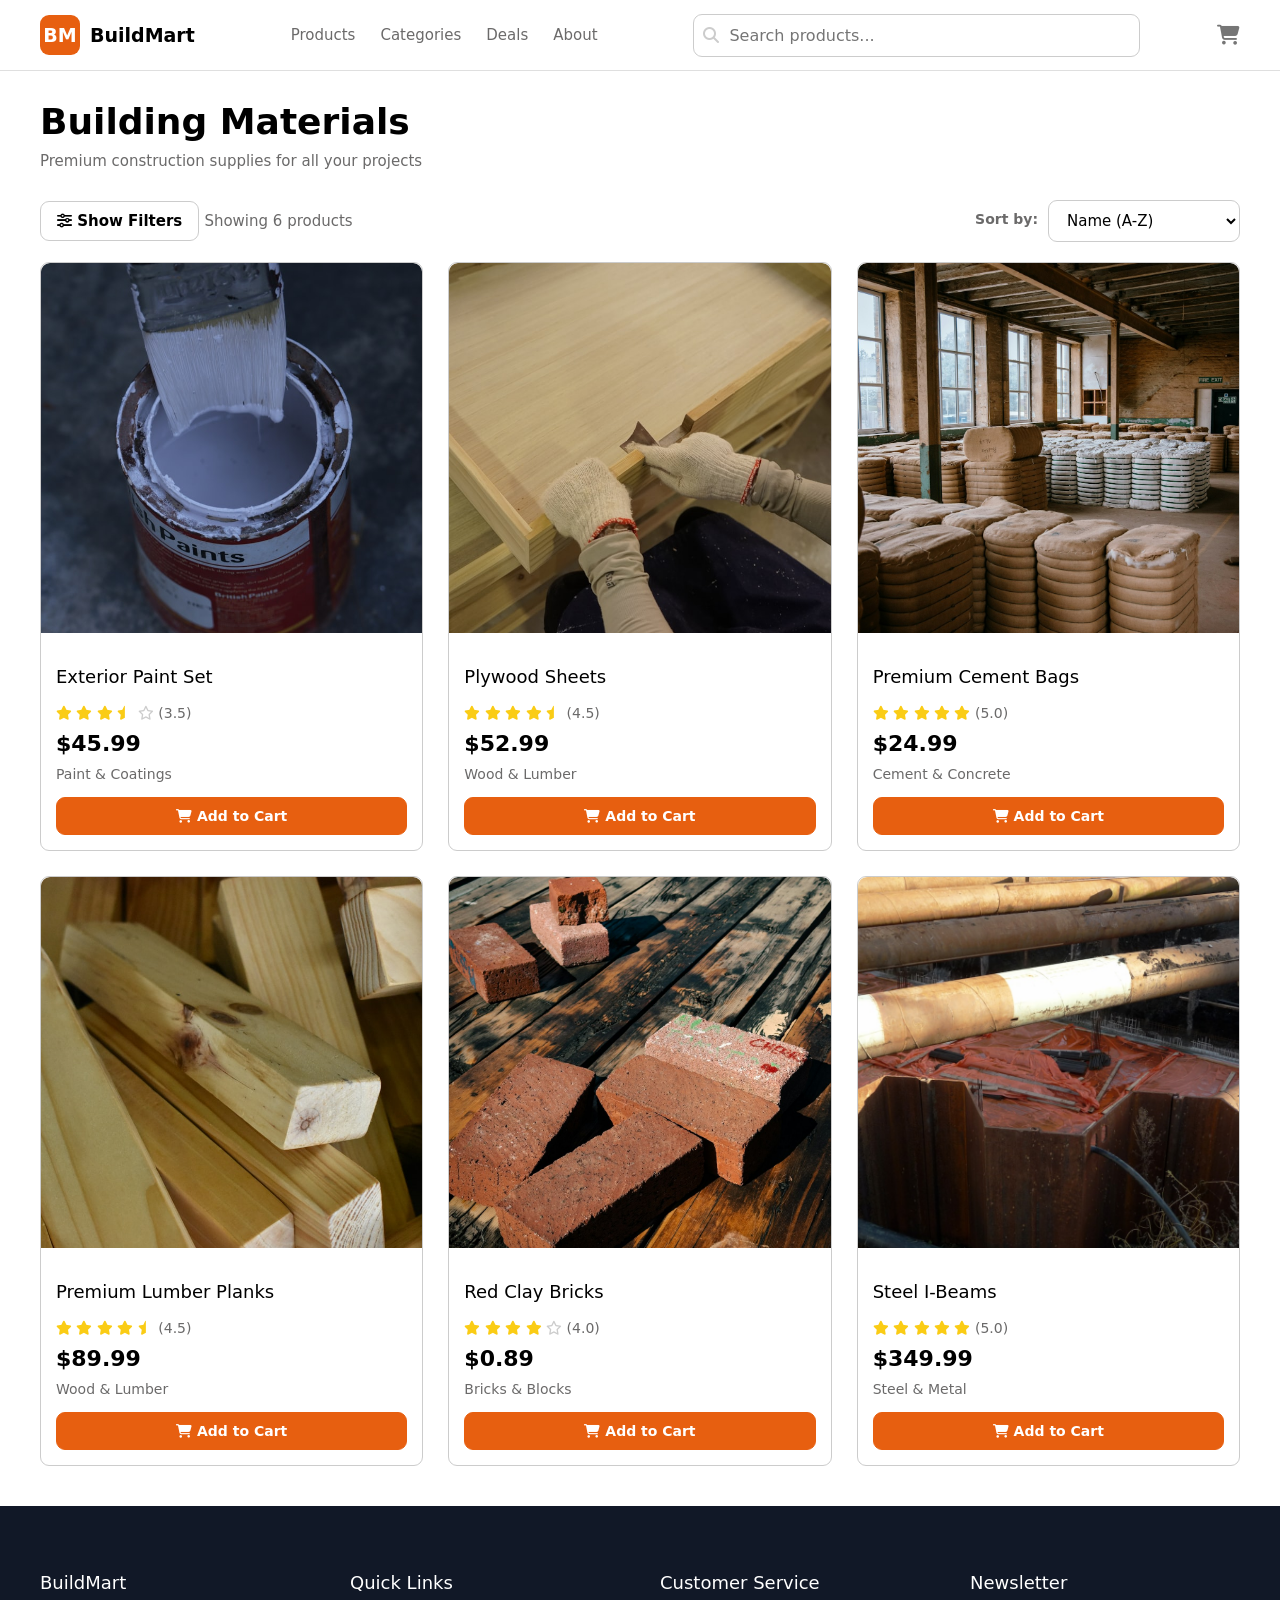
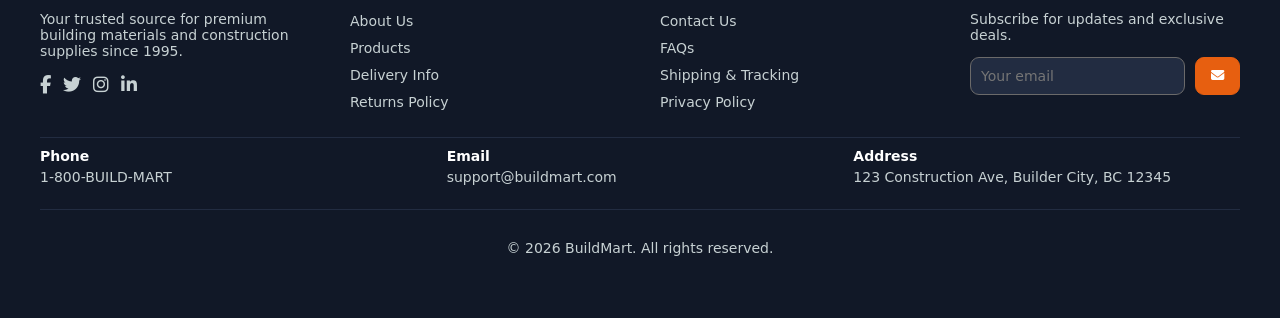
<file: index.html>
<!DOCTYPE html>
<html lang="en">
<head>
    <meta charset="UTF-8">
    <meta name="viewport" content="width=device-width, initial-scale=1.0">
    <title>E-commerce Website Design</title>
    <link rel="stylesheet" href="css/style.css">
    <link href="https://fonts.googleapis.com/css2?family=Inter:wght@400;500;600;700&display=swap" rel="stylesheet">
    <link rel="stylesheet" href="https://cdnjs.cloudflare.com/ajax/libs/font-awesome/6.5.0/css/all.min.css">
</head>
<body> 
    <header>
        <div class="container header-content">
            <a href="index.html" class="logo">
                <div class="logo-icon">BM</div>
                <span class="logo-text">BuildMart</span>
            </a>
            <nav>
                <a href="index.html">Products</a>
                <a href="categories.html">Categories</a>
                <a href="deals.html">Deals</a>
                <a href="about.html">About</a>
            </nav>
            <div class="search-bar">
                <i class="fa-solid fa-magnifying-glass search-icon"></i>
                <input type="text" placeholder="Search products...">
            </div>
            <div class="search-icon-mobile">
                <i class="fa-solid fa-magnifying-glass"></i>
            </div>
            <a href="cart.html" class="cart"><i class="fa-solid fa-cart-shopping"></i><span class="count-products"></span></a>
            <button class="menu-mobile"><i class="fa-solid fa-bars"></i></button>
        </div>
        <div class="menu-content-mobile" id="menuMobile">
            <div class="search-bar mobile">
                <i class="fa-solid fa-magnifying-glass search-icon"></i>
                <input type="text" placeholder="Search products...">
            </div>
            <nav>
                <a href="index.html">Products</a>
                <a href="categories.html">Categories</a>
                <a href="deals.html">Deals</a>
                <a href="about.html">About</a>
            </nav>
        </div>
    </header>
    <main>
        <div class="toast-container">
        </div>
        <section class="products">
            <div class="container">
                <div class="products-header">
                    <h1>Building Materials</h1>
                    <p>Premium construction supplies for all your projects</p>
                </div>
                <div class="products-controls">
                    <div class="filters">
                        <button class="filter-btn" id="toggleFilter">
                            <i class="fa-solid fa-sliders"></i>
                            Show Filters
                        </button>
                        <span class="products-count">Showing 6 products</span>
                        
                    </div>
                    <div class="sort">
                        <p style="font-weight: 600; color: #6b6a6a;;">Sort by:</p>
                        <select>
                            <option value="name-az">Name (A-Z)</option>
                            <option value="name-za">Name (Z-A)</option>
                            <option value="price-low">Price (Low to High)</option>
                            <option value="price-high">Price (High to Low)</option>     
                        </select>
                    </div>
                </div>
                <div id="panelFilters" class="filters-panel">
                    <div class="filter-box">
                        <div class="filter-row">
                            <div class="filter-group">
                                <h3>Minimum Rating</h3>
                                <div class="rating-options-row">
                                    <label class="rating-option">
                                        <input type="checkbox" value="5">
                                        <span>5+ Stars</span>
                                    </label>
                                    <label class="rating-option">
                                        <input type="checkbox" value="4">
                                        <span>4+ Stars</span>
                                    </label>
                                    <label class="rating-option">
                                        <input type="checkbox" value="3">
                                        <span>3+ Stars</span>
                                    </label>
                                </div>
                            </div>
                            <div class="filter-group">
                                <div class="slider-group">
                                    <h3>Price Range</h3>
                                    <div class="slider-container">
                                        <div class="slider-track"></div>
                                        <div class="slider-range" id="sliderRange"></div>
                                        <input type="range" min="0" max="390" value="0" step="10" id="minPrice">
                                        <input type="range" min="0" max="400" value="400" step="10" id="maxPrice">
                                        <div class="price-labels">
                                            <span id="minValue">$0</span>
                                            <span id="maxValue">$400</span>
                                        </div>
                                    </div>
                                </div>           
                            </div>
                            <div class="filter-action">
                                <button class="clear-filters-btn" id="clearBtn">
                                    Clear All Filters
                                </button>
                            </div>                    
                        </div>
                    </div>   
                </div>
                <div id="noProductsMessage" class="no-products" >
                    <p>No products match ypur filters.</p>
                    <button id="clearBtn2" class="clear-filters-btn">Clear filters</button>
                </div>
                <div class="products-grid">
                    <div class="product-card" data-rating="3.5" data-price="45.99" data-id="1" data-name="Exterior Paint Set" data-category="Paint & Coatings" data-img="img/product_1.jfif">
                        <div class="product-image">
                            <a href="product.html?id=1"><img src="img/product_1.jfif" alt="product"></a>
                        </div>
                        <div class="product-info">
                            <a href="product.html?id=1"><h3>Exterior Paint Set</h3></a>
                            <div class="rating">
                                <i class="fa-solid fa-star"></i>
                                <i class="fa-solid fa-star"></i>
                                <i class="fa-solid fa-star"></i>
                                <i class="fa-solid fa-star-half"></i>
                                <i class="fa-regular fa-star" style="color: #ccc;"></i>
                                <span>(3.5)</span>
                            </div>
                            <div class="price">$45.99</div>
                            <div class="category">Paint & Coatings</div>
                            <button class="add-to-cart"><i class="fa-solid fa-cart-shopping"></i> Add to Cart</button>
                        </div>
                    </div>
                    <div class="product-card" data-rating="4.5" data-price="52.99" data-id="2" data-name="Plywood Sheets" data-category="Wood & Lumber" data-img="img/product_2.jfif">
                        <div class="product-image">
                            <a href="product.html?id=2"><img src="img/product_2.jfif" alt="product"></a>
                        </div>
                        <div class="product-info">
                            <a href="product.html?id=2"><h3>Plywood Sheets</h3></a>
                            <div class="rating">
                                <i class="fa-solid fa-star"></i>
                                <i class="fa-solid fa-star"></i>
                                <i class="fa-solid fa-star"></i>
                                <i class="fa-solid fa-star"></i>
                                <i class="fa-solid fa-star-half"></i>
                                <span>(4.5)</span>
                            </div>
                            <div class="price">$52.99</div>
                            <div class="category">Wood & Lumber</div>
                            <button class="add-to-cart"><i class="fa-solid fa-cart-shopping"></i> Add to Cart</button>
                        </div>
                    </div>
                    <div class="product-card" data-rating="5.0" data-price="24.99" data-id="3" data-name="Premium Cement Bags" data-category="Cement & Concrete" data-img="img/product_3.jfif">
                        <div class="product-image">
                            <a href="product.html?id=3"><img src="img/product_3.jfif" alt="product"></a>
                        </div>
                        <div class="product-info">
                            <a href="product.html?id=3"><h3>Premium Cement Bags</h3></a>
                            <div class="rating">
                                <i class="fa-solid fa-star"></i>
                                <i class="fa-solid fa-star"></i>
                                <i class="fa-solid fa-star"></i>
                                <i class="fa-solid fa-star"></i>
                                <i class="fa-solid fa-star"></i>
                                <span>(5.0)</span>
                            </div>
                            <div class="price">$24.99</div>
                            <div class="category">Cement & Concrete</div>
                            <button class="add-to-cart"><i class="fa-solid fa-cart-shopping"></i> Add to Cart</button>
                        </div>
                    </div>
                    <div class="product-card" data-rating="4.5" data-price="89.99" data-id="4" data-name="Premium Lumber Planks" data-category="Wood & Lumber" data-img="img/product_4.jfif">
                        <div class="product-image">
                            <a href="product.html?id=4"><img src="img/product_4.jfif" alt="product"></a>
                        </div>
                        <div class="product-info">
                            <a href="product.html?id=4"><h3>Premium Lumber Planks</h3></a>
                            <div class="rating">
                                <i class="fa-solid fa-star"></i>
                                <i class="fa-solid fa-star"></i>
                                <i class="fa-solid fa-star"></i>
                                <i class="fa-solid fa-star"></i>
                                <i class="fa-solid fa-star-half"></i>
                                <span>(4.5)</span>
                            </div>
                            <div class="price">$89.99</div>
                            <div class="category">Wood & Lumber</div>
                            <button class="add-to-cart"><i class="fa-solid fa-cart-shopping"></i> Add to Cart</button>
                        </div>
                    </div>
                    <div class="product-card" data-rating="4.0" data-price="0.89" data-id="5" data-name="Red Clay Bricks" data-category="Bricks & Blocks" data-img="img/product_5.jfif">
                        <div class="product-image">
                            <a href="product.html?id=5"><img src="img/product_5.jfif" alt="product"></a>
                        </div>
                        <div class="product-info">
                            <a href="product.html?id=5"><h3>Red Clay Bricks</h3></a>
                            <div class="rating">
                                <i class="fa-solid fa-star"></i>
                                <i class="fa-solid fa-star"></i>
                                <i class="fa-solid fa-star"></i>
                                <i class="fa-solid fa-star"></i>
                                <i class="fa-regular fa-star" style="color: #ccc;"></i>
                                <span>(4.0)</span>
                            </div>
                            <div class="price">$0.89</div>
                            <div class="category">Bricks & Blocks</div>
                            <button class="add-to-cart"><i class="fa-solid fa-cart-shopping"></i> Add to Cart</button>
                        </div>
                    </div>
                    <div class="product-card" data-rating="5.0" data-price="349.99" data-id="6" data-name="Steel I-Beams" data-category="Steel & Metal" data-img="img/product_6.jfif">
                        <div class="product-image">
                            <a href="product.html?id=6"><img src="img/product_6.jfif" alt="product"></a>
                        </div>
                        <div class="product-info">
                            <a href="product.html?id=6"><h3>Steel I-Beams</h3></a>
                            <div class="rating">
                                <i class="fa-solid fa-star"></i>
                                <i class="fa-solid fa-star"></i>
                                <i class="fa-solid fa-star"></i>
                                <i class="fa-solid fa-star"></i>
                                <i class="fa-solid fa-star"></i>
                                <span>(5.0)</span>
                            </div>
                            <div class="price">$349.99</div>
                            <div class="category">Steel & Metal</div>
                            <button class="add-to-cart"><i class="fa-solid fa-cart-shopping"></i> Add to Cart</button>
                        </div>
                    </div>
                </div>
            </div>
        </section>
    </main>
    <footer>
        <div class="container">
            <div class="footer-grid">
                <div class="footer-section">
                    <h3>BuildMart</h3>
                    <p>Your trusted source for premium building materials and construction supplies since 1995.</p>
                    <div class="socials">
                        <a href="#"><i class="fa-brands fa-facebook-f"></i></a>
                        <a href="#"><i class="fa-brands fa-twitter"></i></a>
                        <a href="#"><i class="fa-brands fa-instagram"></i></a>
                        <a href="#"><i class="fa-brands fa-linkedin-in"></i></a>
                    </div>
                </div>
            <div class="links">
                <h3>Quick Links</h3>
                <ul>
                    <li><a href="about.html">About Us</a></li>
                    <li><a href="index.html">Products</a></li>
                    <li><a href="#">Delivery Info</a></li>
                    <li><a href="#">Returns Policy</a></li>
                </ul>
            </div>
            <div class="links">
                <h3>Customer Service</h3>
                <ul>
                    <li><a href="#">Contact Us</a></li>
                    <li><a href="#">FAQs</a></li>
                    <li><a href="#">Shipping & Tracking</a></li>
                    <li><a href="#">Privacy Policy</a></li>
                </ul>
            </div>
            <div class="newsletter">
                <h3>Newsletter</h3>
                <p>Subscribe for updates and exclusive deals.</p>
                <div class="newsletter-form">
                    <input type="email" placeholder="Your email">
                    <button>
                        <i class="fa-solid fa-envelope"></i>
                    </button>
                </div>
            </div>
            </div>
            <div class="contact">
                <div>
                    <p class="title">Phone</p>
                    <p>1-800-BUILD-MART</p>
                </div>
                <div>
                    <p class="title">Email</p>
                    <p>support@buildmart.com</p>
                </div>
                <div>
                    <p class="title">Address</p>
                    <p>123 Construction Ave, Builder City, BC 12345</p>
                </div>
            </div>
            <div class="copyright">
                <p>&copy; 2026 BuildMart. All rights reserved.</p>
            </div>
        </div>
    </footer>

<script src="js/filter/using_filter.js"></script>
<script src="js/filter/show_filters.js"></script>
<script src="js/filter/filter_checkbox.js"></script>
<script src="js/filter/filter_slider.js"></script>
<script src="js/filter/filter_clear.js"></script>
<script src="js/cart/add_to_cart.js"></script>
<script src="js/sort/sort.js"></script>
<script src="js/mobile/menu.js"></script>
</body>
</html>
</file>
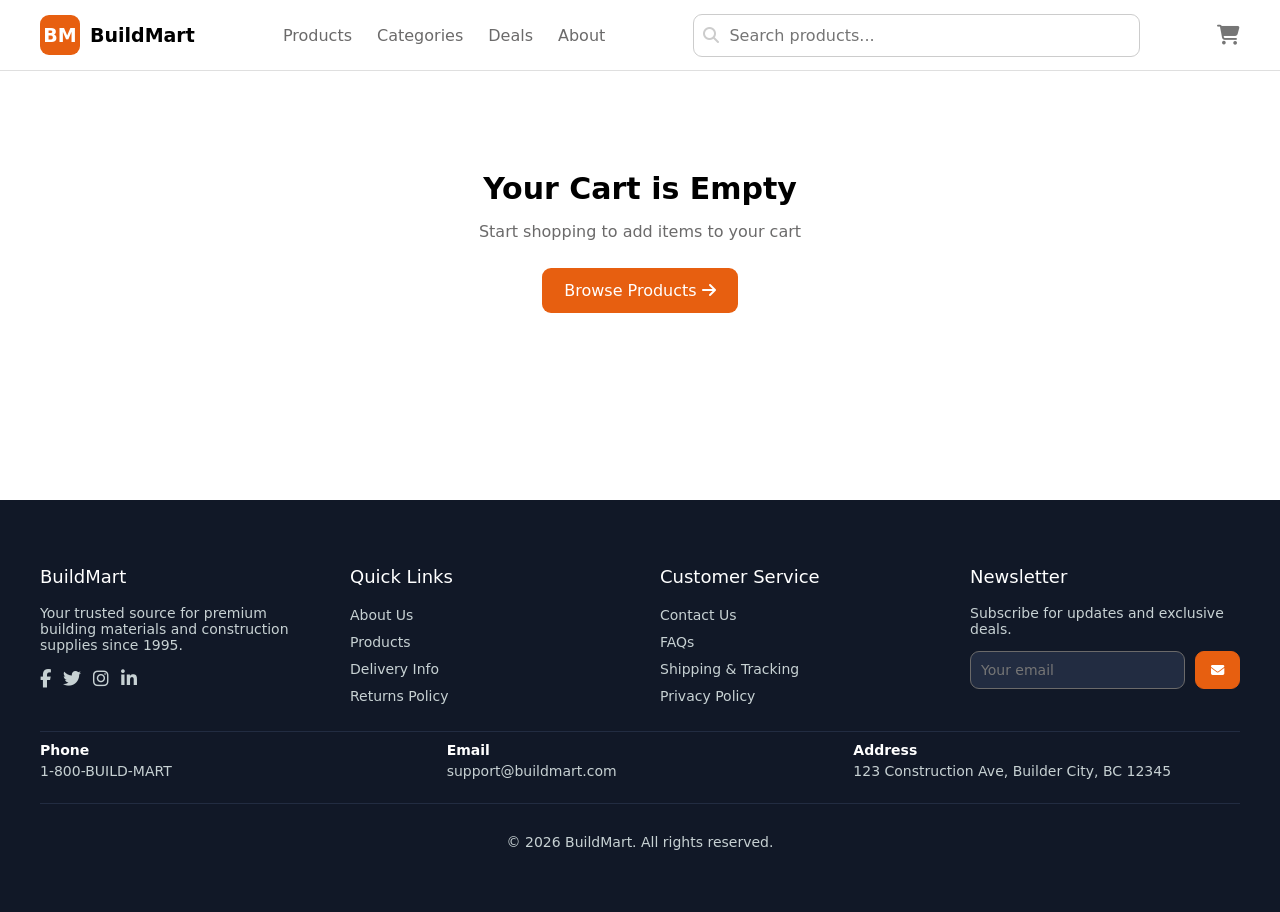
<file: cart.html>
<!DOCTYPE html>
<html lang="en">
<head>
    <meta charset="UTF-8">
    <meta name="viewport" content="width=device-width, initial-scale=1.0">
    <title>E-commerce Website Design</title>
    <link rel="stylesheet" href="css/style.css">
    <link rel="stylesheet" href="css/style_page_cart.css">
    <link href="https://fonts.googleapis.com/css2?family=Inter:wght@400;500;600;700&display=swap" rel="stylesheet">
    <link rel="stylesheet" href="https://cdnjs.cloudflare.com/ajax/libs/font-awesome/6.5.0/css/all.min.css">
</head>

<body>
    <header>
        <div class="container header-content">
            <a href="index.html" class="logo">
                <div class="logo-icon">BM</div>
                <span class="logo-text">BuildMart</span>
            </a>
            <nav>
                <a href="index.html">Products</a>
                <a href="categories.html">Categories</a>
                <a href="deals.html">Deals</a>
                <a href="about.html">About</a>
            </nav>
            <div class="search-bar">
                <i class="fa-solid fa-magnifying-glass search-icon"></i>
                <input type="text" placeholder="Search products...">
            </div>
            <div class="search-icon-mobile">
                <i class="fa-solid fa-magnifying-glass"></i>
            </div>
            <a href="cart.html" class="cart"><i class="fa-solid fa-cart-shopping"></i><span class="count-products"></span></a>
            <button class="menu-mobile"><i class="fa-solid fa-bars"></i></button>
        </div>
        <div class="menu-content-mobile" id="menuMobile">
            <div class="search-bar mobile">
                <i class="fa-solid fa-magnifying-glass search-icon"></i>
                <input type="text" placeholder="Search products...">
            </div>
            <nav>
                <a href="index.html">Products</a>
                <a href="categories.html">Categories</a>
                <a href="deals.html">Deals</a>
                <a href="about.html">About</a>
            </nav>
        </div>
    </header>
    <main class="cart-page">
        <div class="container container-main">
            <div class="cart-empty" style="margin: 100px 0 200px 0;">
                <h1>Your Cart is Empty</h1>
                <p>Start shopping to add items to your cart</p>
                <a href="index.html" class="browse-products-btn">
                    Browse Products <span><i class="fa-solid fa-arrow-right"></i></span>
                </a>
            </div>
            <div class="cart-content" style="display: none;">
                <div class="cart-container">
                    <h1>Shopping Cart</h1>
                    <div class="cart-layout">
                        <div class="cart-left">
                            <div class="cart-products">
                                <div class="cart-header">
                                    <p>Product</p>
                                    <p>Price</p>
                                    <p>Quantity</p>
                                    <p>Total</p>
                                </div>
                                <div class="cart-items-container">
                                    <div id="cartItems"></div>
                                </div>
                            </div>
                            <div class="promo-box">
                                <h3>Have a promo code?</h3>
                                <div class="promo-form">
                                    <input type="text" placeholder="Enter promo code" id="promoInput">
                                    <button id="promoBtn">Apply</button>
                                </div>
                                <p class="promoHint">Try code: BUILD10 for 10% off</p>
                            </div>
                        </div>
                        <div class="cart-right">
                            <div class="cart-summary">
                                <h2>Order Summary</h2>
                                <div class="summary-line">
                                    <p>Subtotal</p>
                                    <p id="subtotal">$0</p>
                                </div>
                                <div class="summary-line">
                                    <p>Tax (8%)</p>
                                    <p id="tax">$0</p>
                                </div>
                                <div class="discount-line">
                                    <p style="color: green;">Discount (10%)</p>
                                    <p id="discount" style="color: green;">0</p>
                                </div>
                                <div class="summary-total">
                                    <h2>Total</h2>
                                    <h2 id="total">$0</h2>
                                </div>
                                <div class="buttons-total">
                                    <button class="check-btn">Proceed to Checkout <i class="fa-solid fa-arrow-right"></i></button>
                                    <a href="index.html" class="cont-btn">Continue Shopping</a>
                                </div>
                            </div>
                            <div class="shipping-info">
                                <h3>Shipping Information</h3>
                                <div class="shipping-items">
                                    <div class="shipping-item">
                                        <div class="icon"><i class="fa-regular fa-calendar"></i></div>
                                        <div>
                                            <p class="title">Estimated Delivery</p>
                                            <p class="text">3-5 business days</p>
                                        </div>
                                    </div>
                                    <div class="shipping-item">
                                        <div class="icon"><i class="fa-solid fa-location-dot"></i></div>
                                        <div>
                                            <p class="title">Shipping Address</p>
                                            <p class="text">123 Construction Ave<br>Builder City, BC 12345<br>United States</p>
                                        </div>
                                    </div>
                                </div>
                            </div>
                        </div>
                    </div>
                </div>
            </div>
        </div>
    </main>
    <footer>
        <div class="container">
            <div class="footer-grid">
                <div class="footer-section">
                    <h3>BuildMart</h3>
                    <p>Your trusted source for premium building materials and construction supplies since 1995.</p>
                    <div class="socials">
                        <a href="#"><i class="fa-brands fa-facebook-f"></i></a>
                        <a href="#"><i class="fa-brands fa-twitter"></i></a>
                        <a href="#"><i class="fa-brands fa-instagram"></i></a>
                        <a href="#"><i class="fa-brands fa-linkedin-in"></i></a>
                    </div>
                </div>         
            <div class="links">
                <h3>Quick Links</h3>
                <ul>
                    <li><a href="about.html">About Us</a></li>
                    <li><a href="index.html">Products</a></li>
                    <li><a href="#">Delivery Info</a></li>
                    <li><a href="#">Returns Policy</a></li>
                </ul>
            </div>
            <div class="links">
                <h3>Customer Service</h3>
                <ul>
                    <li><a href="#">Contact Us</a></li>
                    <li><a href="#">FAQs</a></li>
                    <li><a href="#">Shipping & Tracking</a></li>
                    <li><a href="#">Privacy Policy</a></li>
                </ul>
            </div>
            <div class="newsletter">
                <h3>Newsletter</h3>
                <p>Subscribe for updates and exclusive deals.</p>
                <div class="newsletter-form">
                    <input type="email" placeholder="Your email">
                    <button>
                        <i class="fa-solid fa-envelope"></i>
                    </button>
                </div>
            </div>
            </div>
            <div class="contact">
                <div>
                    <p class="title">Phone</p>
                    <p>1-800-BUILD-MART</p>
                </div>
                <div>
                    <p class="title">Email</p>
                    <p>support@buildmart.com</p>
                </div>
                <div>
                    <p class="title">Address</p>
                    <p>123 Construction Ave, Builder City, BC 12345</p>
                </div>
            </div>
            <div class="copyright">
                <p>&copy; 2026 BuildMart. All rights reserved.</p>
            </div>
        </div>
    </footer>
    <script src="js/cart/change_quantity.js"></script>
    <script src="js/cart/show_cart_products.js"></script>
    <script src="js/cart/delete_product.js"></script>
    <script src="js/promo_code/promo_code.js"></script>
    <script src="js/mobile/menu.js"></script>
</body>
</html>
</file>
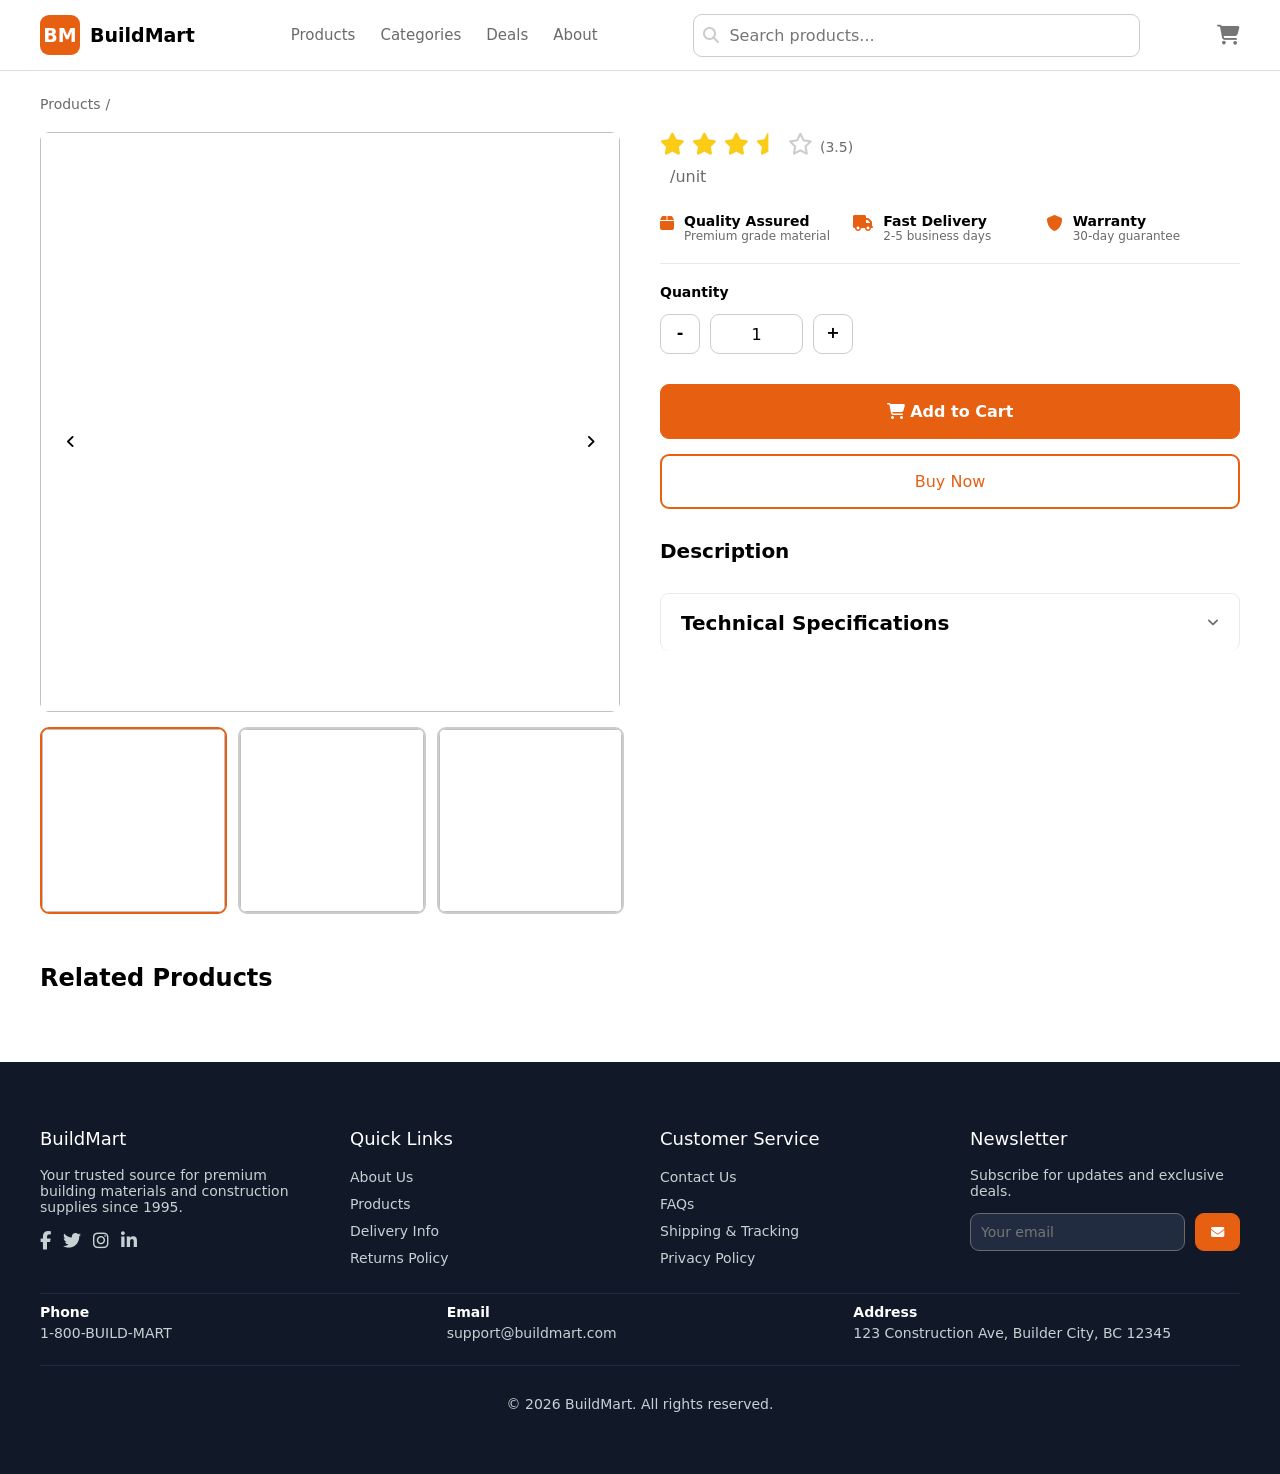
<file: product.html>
<!DOCTYPE html>
<html lang="en">
<head>
    <meta charset="UTF-8">
    <meta name="viewport" content="width=device-width, initial-scale=1.0">
    <title>E-commerce Website Design</title>
    <link rel="stylesheet" href="css/style.css">
    <link rel="stylesheet" href="css/style_page_product.css">
    <link href="https://fonts.googleapis.com/css2?family=Inter:wght@400;500;600;700&display=swap" rel="stylesheet">
    <link rel="stylesheet" href="https://cdnjs.cloudflare.com/ajax/libs/font-awesome/6.5.0/css/all.min.css">
</head>
<body>
    <header>
        <div class="container header-content">
            <a href="index.html" class="logo">
                <div class="logo-icon">BM</div>
                <span class="logo-text">BuildMart</span>
            </a>
            <nav>
                <a href="index.html">Products</a>
                <a href="categories.html">Categories</a>
                <a href="deals.html">Deals</a>
                <a href="about.html">About</a>
            </nav>
            <div class="search-bar">
                <i class="fa-solid fa-magnifying-glass search-icon"></i>
                <input type="text" placeholder="Search products...">
            </div>
            <div class="search-icon-mobile">
                <i class="fa-solid fa-magnifying-glass"></i>
            </div>
            <a href="cart.html" class="cart"><i class="fa-solid fa-cart-shopping"></i><span class="count-products"></span></a>
            <button class="menu-mobile"><i class="fa-solid fa-bars"></i></button>
        </div>
        <div class="menu-content-mobile" id="menuMobile">
            <div class="search-bar mobile">
                <i class="fa-solid fa-magnifying-glass search-icon"></i>
                <input type="text" placeholder="Search products...">
            </div>
            <nav>
                <a href="index.html">Products</a>
                <a href="categories.html">Categories</a>
                <a href="deals.html">Deals</a>
                <a href="about.html">About</a>
            </nav>
        </div>
    </header>
    <main>
        <div class="toast-container">
        </div>
        <div class="container">
            <nav class="breadcrumbs">
                <a href="index.html">Products</a>
                <span style="color: #6b6a6a;">/</span>
                <span id="productName"></span>
                <span id="productCategory" style="display: none;"></span>
            </nav>
            <div class="product">
                <div class="gallery">
                    <div class="main-image">
                        <img id="productImg">
                        <button class="nav prev"><i class="fa-solid fa-angle-left"></i></button>
                        <button class="nav next"><i class="fa-solid fa-angle-right"></i></button>
                    </div>
                    <div class="other-images">
                        <img id="productImg1" class="im active">
                        <img id="productImg2" class="im">
                        <img id="productImg3" class="im">
                    </div>
                </div>
                <div class="product-info">
                    <h1 id="productName1"></h1>
                    <div class="rating" style="font-size: 22px;">
                        <i class="fa-solid fa-star"></i>
                        <i class="fa-solid fa-star"></i>
                        <i class="fa-solid fa-star"></i>
                        <i class="fa-solid fa-star-half"></i>
                        <i class="fa-regular fa-star" style="color: #ccc;"></i>
                        <span>(3.5)</span>
                    </div>
                    <div class="product-price">
                        <h1 id="productPrice"></h1><span>/unit</span>
                    </div>
                    <div class="features">
                        <div class="feature">
                            <span><i class="fa-solid fa-box"></i></span>
                            <div>
                                <p class="title">Quality Assured</p>
                                <p class="text">Premium grade material</p>
                            </div>
                        </div>
                        <div class="feature">
                            <span><i class="fa-solid fa-truck"></i></span>
                            <div>
                                <p class="title">Fast Delivery</p>
                                <p class="text">2-5 business days</p>
                            </div>
                        </div>
                        <div class="feature">
                            <span><i class="fa-solid fa-shield"></i></span>
                            <div>
                                <p class="title">Warranty</p>
                                <p class="text">30-day guarantee</p>
                            </div>
                        </div>
                    </div>
                    <div class="quantity">
                        <p style="font-weight: 600; font-size: 14px;">Quantity</p>
                        <div class="quan-box">
                            <button id="minus">-</button>
                            <input id="quan" type="number" value="1" min="1">
                            <button id="plus">+</button>
                        </div>
                    </div>
                    <div class="add-delete-btns">
                        <button class="add-to-cart" style="height: 55px; font-size: 16px; margin: 0;"><i class="fa-solid fa-cart-shopping"></i> Add to Cart</button>
                        <button id="deleteBtnSecondary" onclick="deleteProduct(this.dataset.id)"><i class="fa-solid fa-trash"></i><p id="productId" style="display: none;"></p></button>
                    </div>
                    <button class="buy-now-btn">Buy Now</button>
                    <div class="description">
                        <h2>Description</h2>
                        <p id="productDescription"></p>
                    </div>
                    <div class="accordion">
                        <button class="accordion-btn">
                            <h2>Technical Specifications</h2>
                            <span id="arrow"><i class="fa-solid fa-angle-down"></i></span>
                        </button>
                        <div class="accordion-content">
                            <div class="specs">
                                <div class="spec">
                                    <p class="title" id="spec_t1"></p>
                                    <p class="text" id="spec_d1"></p>
                                </div>
                                <div class="spec">
                                    <p class="title" id="spec_t2"></p>
                                    <p class="text" id="spec_d2"></p>
                                </div>
                                <div class="spec">
                                    <p class="title" id="spec_t3"></p>
                                    <p class="text" id="spec_d3"></p>
                                </div>
                                <div class="spec">
                                    <p class="title" id="spec_t4"></p>
                                    <p class="text" id="spec_d4"></p>
                                </div>
                                <div class="spec">
                                    <p class="title" id="spec_t5"></p>
                                    <p class="text" id="spec_d5"></p>
                                </div>
                                <div class="spec">
                                    <p class="title" id="spec_t6"></p>
                                    <p class="text" id="spec_d6"></p>
                                </div>
                            </div>
                        </div>
                    </div>
                </div>
            </div>
            <div class="related-container">
                <h2>Related Products</h2>
                <div class="products-grid" style="grid-template-columns: repeat(4, 1fr);"></div>
            </div>
        </div>
    </main>
    <footer>
        <div class="container">
            <div class="footer-grid">
                <div class="footer-section">
                    <h3>BuildMart</h3>
                    <p>Your trusted source for premium building materials and construction supplies since 1995.</p>
                    <div class="socials">
                        <a href="#"><i class="fa-brands fa-facebook-f"></i></a>
                        <a href="#"><i class="fa-brands fa-twitter"></i></a>
                        <a href="#"><i class="fa-brands fa-instagram"></i></a>
                        <a href="#"><i class="fa-brands fa-linkedin-in"></i></a>
                    </div>
                </div>
            <div class="links">
                <h3>Quick Links</h3>
                <ul>
                    <li><a href="about.html">About Us</a></li>
                    <li><a href="index.html">Products</a></li>
                    <li><a href="#">Delivery Info</a></li>
                    <li><a href="#">Returns Policy</a></li>
                </ul>
            </div>
            <div class="links">
                <h3>Customer Service</h3>
                <ul>
                    <li><a href="#">Contact Us</a></li>
                    <li><a href="#">FAQs</a></li>
                    <li><a href="#">Shipping & Tracking</a></li>
                    <li><a href="#">Privacy Policy</a></li>
                </ul>
            </div>
            <div class="newsletter">
                <h3>Newsletter</h3>
                <p>Subscribe for updates and exclusive deals.</p>
                <div class="newsletter-form">
                    <input type="email" placeholder="Your email">
                    <button>
                        <i class="fa-solid fa-envelope"></i>
                    </button>
                </div>
            </div>
            </div>
            <div class="contact">
                <div>
                    <p class="title">Phone</p>
                    <p>1-800-BUILD-MART</p>
                </div>
                <div>
                    <p class="title">Email</p>
                    <p>support@buildmart.com</p>
                </div>
                <div>
                    <p class="title">Address</p>
                    <p>123 Construction Ave, Builder City, BC 12345</p>
                </div>
            </div>
            <div class="copyright">
                <p>&copy; 2026 BuildMart. All rights reserved.</p>
            </div>
        </div>
    </footer>
<script src="js/product/delete_btn.js"></script>
<script src="js/cart/add_to_cart.js"></script>
<script src="js/product/products_data.js"></script>
<script src="js/product/quantity_UI.js"></script>
<script src="js/product/switch_photo.js"></script>
<script src="js/product/accordion.js"></script>
<script src="js/cart/delete_product.js"></script>
<script src="js/mobile/menu.js"></script>
</body>
</file>
<file: css/style.css>
body {
    font-family: var(--default-font-family,ui-sans-serif,system-ui,sans-serif,"Apple Color Emoji","Segoe UI Emoji","Segoe UI Symbol","Noto Color Emoji");
    margin: 0;
}

header {
    position: sticky;
    top: 0px;
    border-bottom: 1px solid #cccccc9e;
    background-color: white;
    z-index: 100;
}

h3 {
    font-size: 18px;
    font-weight: 500;
}

button, option, select, input {
    font-family: var(--default-font-family,ui-sans-serif,system-ui,sans-serif,"Apple Color Emoji","Segoe UI Emoji","Segoe UI Symbol","Noto Color Emoji");
}

.container {
    max-width: 1200px;
    margin: auto;
    padding: 0 20px;
}

.header-content {
    display: flex;
    align-items: center;
    height: 70px;
    gap: 25px;
}

.logo {
    display: flex;
    align-items: center;
    gap: 10px;
    text-decoration: none;
}

.logo-icon {
    width: 40px;
    height: 40px;
    background-color: #e75f10;
    border-radius: 9px;
    display: flex;
    align-items: center;
    justify-content: center;
    color: white;
    font-weight: bold;
    font-size: 19px;
}

.logo-text {
    font-size: 19px;
    color: #000000;
    font-weight: bold;
}

nav {
    display: flex;
    flex: 1;
    justify-content: center;
    gap: 25px;
    font-size: 15px;
    margin: auto;
}

nav a {
    text-decoration: none;
    color: #6b6a6a;
    transition: 0.2s;
}

nav a:hover {
    color: #e75f10;
}

.search-bar {
    margin-right: 50px;
    position: relative;
    flex: 1;
}

.search-bar input {
    padding: 8px 10px 8px 35px;
    border: 1px solid #cccccc;
    border-radius: 9px;
    height: 25px;
    font-size: 16px;
    font-family: var(--default-font-family,ui-sans-serif,system-ui,sans-serif,"Apple Color Emoji","Segoe UI Emoji","Segoe UI Symbol","Noto Color Emoji");
    width: 100%;
    max-width: 400px;
    color: #cccccc;
}

.search-bar input:focus {
    outline: none;
    border: 2px solid #e75f10;
}

.search-icon {
    position: absolute;
    left: 10px;
    top: 50%;
    transform: translateY(-50%);
    color: #cccccc;
}

.search-icon-mobile {
    display: none;
    font-size: 20px;
    transition: 0.2s;
    color: #2323239f;
}

.search-icon-mobile:hover {
    color: #e75f10;
}

.cart {
    font-size: 22px;
    text-decoration: none;
    color: #2323239f;
    font-size: 20px;
    transition: 0.2s;
    position: relative;
    
}

.cart:hover {
    color: #e75f10;
}

.count-products  {
    display: block;
    position: absolute;
    font-size: 12px;
    top:-6px;
    right: -10px;
    background-color: #e75f10;
    color: white;
    width: 18px;
    height: 18px;
    align-items: center;
    text-align: center;
    border-radius: 50%;
}

.menu-mobile {
    display: none;
    background-color: white;
    color: #2323239f;
    border: none;
    font-size: 20px;
}

.menu-content-mobile {
    display: none;
    border-top: 1px solid #cccccc9e;
    padding: 20px;
}

.search-bar.mobile {
    display: block;
}

.search-bar.mobile input {
    width: 100%;
    max-width: 800px;
}

.menu-content-mobile.active {
    display: block;
}

.menu-content-mobile nav {
    display: flex;
    flex-direction: column;
    margin-top: 25px;
    gap: 0;
}

.menu-content-mobile a {
    padding: 10px 0;
}

.menu-content-mobile nav.active {
    display: flex;
}

h1 {
    font-size: 36px;
}

.products {
    padding: 20px;
}

.products h1{
    margin-bottom: 0px;
    margin-top: 10px;
}

.products p {
    margin-top: 10px;
    font-size: 15px;
    color: #6b6a6a;
}

.products-controls {
    display: flex;
    justify-content: space-between;
    align-items: center;
    margin: 30px 0 20px 0;
    flex-wrap: wrap;
    gap: 20px;
}

.filter-btn {
    padding: 10px 16px;
    border: 1px solid #cccccc;
    border-radius: 9px;
    background: white;
    font-size: 15px;
    font-weight: 600;
}

.filter-btn:hover {
    background-color: #f8f8f8;
}

.products-count {
    font-size: 15px;
    color: #6b6a6a;
}

.sort {
    display: flex;
    align-items: center;
    gap: 10px;
}

.sort p {
    font-size: 14px;
    color: #232323;
}

.sort select{
    padding: 10px 14px;
    border: 1px solid #cccccc;
    border-radius: 9px;
    background: white;
    font-size: 15px;
    cursor: pointer;
}

.sort select:focus {
    border: 2px solid #e75f10;
}

.products-grid {
    display: grid;
    grid-template-columns: repeat(3, 1fr);
    gap: 25px;
    margin-bottom: 20px;
}

.product-card a{
    text-decoration: none;
    color: black;
}

.product-card {
    border: 1px solid #cccccc;
    border-radius: 9px;
    overflow: hidden;
}

.product-card:hover {
    box-shadow: 0 2px 14px rgba(0, 0, 0, 0.122);
}

.product-card:hover h3 {
    color: #e75f10;
    transition: 0.1s;
}

.product-card:hover img{
    transform: scale(1.05);
    transition: 0.25s;
    z-index: -100;
}

.product-image {
    overflow: hidden;
    border-radius: 9px 9px 0 0;
}

.product-card img {
    width: 100%;
    margin-bottom: -15px;
    aspect-ratio: 1/1;
    object-fit: cover;
    cursor: pointer;
    transition: 0.25s;
}

.product-info {
    padding: 15px;
}

.rating {
    color: #facc15;
    font-size: 14px;
}

.rating span {
    color: #6b6a6a;
    font-size: 14px;
}

.price {
    font-size: 22px;
    font-weight: bold;
    color: black;
    margin: 10px 0;
}

.category {
    font-size: 14px;
    color: #6b6a6a;
}

.add-to-cart {
    margin-top: 15px;
    width: 100%;
    padding: 10px ;
    border: 1px solid #e75f10;
    border-radius: 9px;
    background: #e75f10;
    color: white;
    font-size: 14px;
    font-weight: bold;
    transition: 0.2s;
}

.add-to-cart:hover {
    background-color: #be470c;
}

footer {
    background: #111827;
    color: #c7d1d3;
}

footer .container {
    padding: 48px 32px;
}

.footer-grid {
    display: grid;
    grid-template-columns: repeat(4, 1fr);
    gap: 40px;
    padding-bottom: 10px;
}

footer h3 {
    color: white;
}

footer p {
    font-size: 14px;
}

footer .links ul{
    list-style: none;
    padding: 0;
}

footer .links li {
    margin-bottom: 8px;
}

footer .links a {
    text-decoration: none;
    color: #c7d1d3;
    transition: 0.2s;
    font-size: 14px;
}

footer .links a:hover {
    color: #e75f10;
}

.socials {
    display: flex;
    gap: 12px;
    margin-top: 15px;
}

.socials a {
    color: #c7d1d3;
    font-size: 18px;
    transition: 0.2s;
}

.socials a:hover {
    color: #e75f10;
}

.newsletter-form {
    display: flex;
    margin-top: 10px;
    gap: 10px;
}

.newsletter-form input {
    padding: 10px;
    border: 1px solid #6b6a6a;
    border-radius: 9px;
    flex: 1;
    font-size: 14px;
    color: #c7d1d3;
    background-color: #222c41;
}

.newsletter-form input:focus {
    outline: none;
    border: 1px solid #e75f10;
}

.newsletter-form button {
    padding: 10px 15px;
    border: 1px solid #e75f10;
    border-radius: 9px;
    background: #e75f10;
    color: white;
}

.newsletter-form button:hover {
    background-color: #be470c;
    border: 1px solid #be470c;
}

.contact {
    display: grid;
    grid-template-columns: repeat(3, 1fr);
    gap: 20px;
    border-bottom: 0.5px solid #222c41;
    padding: 10px 0;
    border-top: 0.5px solid #222c41;
}

.contact p {
    margin-top: 0;
}

footer .title {
    color: white;
    font-weight: 600;
    margin-bottom: 5px;
}

.copyright {
    text-align: center;
    margin-top: 30px;
    font-size: 14px;
}

.filters-panel {
    display: none;
}

.filters-panel.active {
    display: block;
}

.filter-box {
    border: 1px solid #cccccc;
    border-radius: 9px;
    padding: 0 20px 20px 20px;
    margin: 20px 0;
}

.filter-row {
    display: flex;
    flex-wrap: wrap;
    gap: 40px;
}

.filter-group {
    flex: 1;
    min-width: 220px;
}

.rating-options-row {
    display: flex;
    flex-wrap: wrap;
    gap: 10px;
}

.rating-option {
    display: flex;
    align-items: center;
    gap: 5px;
    margin-bottom: 10px;
}

.rating-option input {
    appearance: none;
    width: 16px;
    height: 16px;
    border: 1px solid #cccccc;
    border-radius: 4px;
    position: relative;
    background: #c7d1d32b;
}

.rating-option input:checked {
    background: #000000;
    border-color: #000000;
}

.rating-option input:checked::after {
    content: "✓";
    position: absolute;
    left: 2.5px;
    bottom: -1px;
    color: white;
}


.rating-option span {
    cursor: pointer;
    font-size: 14px;
    font-weight: 500;
}

.slider-group {
    width: 100%;
}

.slider-container {
    position: relative;
    width: 100%;
    height: 50px;
}

.slider-track {
    position: absolute;
    width: 100%;
    height: 17px;
    background: #cccccc;
    border-radius: 10px;
}

.slider-range {
    position: absolute;
    width: 100%;
    height: 17px;
    background: black;
    border-radius: 10px;
}

.slider-container input {
    position: absolute;
    width: 99.5%;
    pointer-events: none;
    appearance: none;
    background: none;
    top: -2.62px;
    left: -1px
}

.slider-container input::-webkit-slider-thumb {
    pointer-events: auto;
    margin-top: 1px;
    appearance: none;
    width: 16px;
    height: 16px;
    background: white;
    border-radius: 50%;
    border: 1px solid black;
}

.slider-container input::-webkit-slider-thumb:hover {
    background: white;
    box-shadow: 0 0 0 6px #23232322;
}


.price-labels {
    display: flex;
    justify-content: space-between;
    font-size: 14px;
    color: #6b6a6a;
    padding-top: 30px;
}

.filter-action {
    display: flex;
    align-items: flex-end;
}

.clear-filters-btn {
    background: white;
    border: 1px solid #e75f10;
    border-radius: 10px;
    padding: 9px 20px;
    color: #e75f10;
    font-weight: 600;
    font-size: 14px;
}

.clear-filters-btn:hover {
    background-color: #e75f1018;
    color: #9f420b;
}

.toast-container {
    position: fixed;
    top: 15px;
    right: 60px;
    z-index: 200;
    width: 270px;
    height: 100px;
    pointer-events: none;
}

.toast-container p {
    margin: 10px;
    font-size: 13px;
    font-weight: 500;
}

.toast {
    position: absolute;
    top: 0;
    left: 0;
    width: 100%;
    height: 45px;
    display: flex;
    align-items: center;
    border: 1px solid #cccccc9e;
    background-color: white;
    border-radius: 9px;
    transition: 0.4s ease;
    opacity: 0;
    transform: translateY(-50px);
    box-shadow: 0 4px 12px #00000033;
}

.toast.show {
    opacity: 1;
    transform: translateY(0);
    pointer-events: auto;
}

.toast.hide {
    opacity: 0;
}

.toast[data-position="0"] {
    z-index:3;
}

.toast[data-position="1"] {
    z-index:3;
    transform: translateY(10px) scale(0.95);
}

.toast[data-position="2"] {
    z-index:3;
    transform: translateY(20px) scale(0.9);
}

.toast-container:hover .toast[data-position="0"] {
    top:-5px;
}

.toast-container:hover .toast[data-position="1"] {
    top: 55px;
    transform: scale(1);
}

.toast-container:hover .toast[data-position="2"] {
    top:115px;
    transform: scale(1);
}

.toast i {
    font-size: 16px;
    padding-right: 7px;
}

@media (max-width: 1024px) {
    .logo-text {
        display: none;
    }
    .products {
        padding: 7px;
    }
    .products-grid {
        grid-template-columns: repeat(2, 1fr);
    }
    .footer-grid {
        grid-template-columns: repeat(2, 1fr);
        gap: 10px
    }
}

@media (max-width: 768px) {
    .search-bar {
        display: none;
    }
    .search-bar.mobile {
        display: block;
    }
    .search-icon-mobile {
        display: block;
    }
    .menu-mobile {
        display: block;
    }
    nav {
        display: none;
    }
    .logo {
        margin-right: auto;
    }
    .products-header h1 {
        font-size: 28px;
    }
    .products-controls {
        display: flex;
        flex-direction: column;
        align-items: start;
    }
    .filter-row {
        flex-direction: column;
        gap: 10px
    }
    .clear-filters-btn {
        margin-top: 20px;
    }
    .footer-grid {
        grid-template-columns: repeat(1, 1fr);
        gap: 10px
    }
    .contact {
        grid-template-columns: repeat(1,1fr);
        gap: 0;
    }
}

@media (max-width: 640px) {
    .products {
        padding: 3px;
    }
    .products-grid {
        grid-template-columns: repeat(1, 1fr);
    }
}
</file>
<file: css/style_page_cart.css>
body {
    display: flex;
    flex-direction: column;
    min-height: 100vh;
}

main {
    flex: 1;
}

.cart-page {
    display: flex;
    align-items: center;
    justify-content: center;
    
}

.cart-empty {
    text-align: center;
    
}

.cart-empty h1 {
    font-size: 30px;
    margin-bottom: 0;
}

.cart-empty p {
    color: #6b6a6a;
    margin-bottom: 40px;
}


.browse-products-btn {
    text-decoration: none;
    color: white;
    background-color: #e75f10;
    padding: 13px 22px;
    font-weight: 500;
    font-size: 16px;
    border-radius: 9px;
}

.browse-products-btn:hover{
    background-color: #be470c;
    transition: 0.2s ease;
}


.cart-container h1 {
    margin-bottom: 30px;   
}

.cart-layout {
    display: grid;
    grid-template-columns: 2fr 1fr;
    gap:30px;
}

.cart-products {
    border: 1px solid #cccccc9e;
    border-radius: 9px;
}

.cart-left {
    display: flex;
    flex-direction: column;
}

.cart-header {
    display: grid;
    grid-template-columns: 7fr 2fr 3fr 0fr;
    padding: 10px 20px ;
    border-bottom: 1px solid #cccccc9e;
    font-weight: 600;
    color: #6b6a6a;
    font-size: 14px;
}

.cart-item {
    display: grid;
    grid-template-columns: 7fr 2fr 3fr 0fr;
    padding: 20px;
    align-items: center;
    
}

.cart-product {
    display: flex;
    gap:15px;
    align-items: center;
}

.cart-product img {
    width: 96px;
    height: 96px;
    object-fit: cover;
    border-radius: 8px;
}

.cart-product-info {
    display: flex;
    flex-direction: column;
}

.cart-product-info h3, a{
    text-decoration: none;
    font-size: 16px;
    margin: 0;
    transition: 0.2s;
    color: black;
}

.cart-product-info h3:hover {
    color: #e75f10;
}

.cart-product-info p {
    font-size: 14px;
    color: #6b6a6a;
    margin: 0;
    margin-bottom: 50px;
}

.cart-price {
    font-weight: 600;
    padding-left: 30px;
}

.price-mobile {
    display: none;
}

.cart-quantity {
    display: flex;
    gap: 10px;
    align-items: center;
    justify-content: space-between;
    border: 1px solid #cccccc9e;
    border-radius: 10px;
    height: 30px;
    width: 70%;
    margin-left: 20px;
}

.cart-quantity p {
    font-weight: 600;
}

.cart-quantity button {
    all:unset;
    width: 30px;
    height: 30px;
    text-align: center;
    align-items: center;
    font-weight: 600;
    font-size: 14px;
}

.cart-quantity button:hover {
    background-color: #6b6a6a0b;
    border-radius: 10px;
    transition: 0.2s;
}

.cart-total {
    display: flex;
    justify-content: flex-end;
    font-weight: bold;
    font-size: 18px;
}

.cart-total button {
    all: unset;
    color: red;
    padding-left: 10px;
}

.cart-total button:hover {
    color: rgb(216, 0, 0);
    transition: 0.3s;
}

.remove-btn-mobile {
    display: none;
    background-color: white;
    border: none;
    color: red;
    font-size: 14px;
    font-weight: 600;
}

.remove-btn-mobile:hover {
    color: rgb(216, 0, 0);
    transition: 0.3s;
}

.cart-summary {
    border: 1px solid #cccccc9e;
    border-radius: 9px;
    padding: 25px;
    position: sticky;
    top: 80px;
    background-color: white;
}

.cart-summary h2 {
    font-size: 20px;
    margin-top: 0;
}

.cart-summary p {
    color:#6b6a6a;
}

.summary-line {
    display: flex;
    justify-content: space-between;
    margin-bottom: -20px;
}

.discount-line {
    display: none;
    justify-content: space-between;
    margin-bottom: -20px;
}

.summary-total {
    margin-top: 30px;
    display: flex;
    justify-content: space-between;
    border-top: 1px solid #cccccc9e;
    padding-top: 20px;
}

.promo-box {
    margin: 25px 0;
    border: 1px solid #cccccc9e;
    border-radius: 9px;
    padding: 0 20px 15px 20px;
}

.promo-box p {
    display: none;
    font-size: 14px;
    color: #6b6a6a;
    margin: 10px 0;
}

.promo-form {
    display: flex;
}

.promo-form input {
    border: 1px solid #cccccc9e;
    border-radius: 10px;
    width: 100%;
    height: 35px;
    font-size: 16px;
    padding-left: 15px;
}

.promo-form input:focus {
    outline: none;
    border: 2px solid #e75f10;
}

.promo-form button {
    width: 20%;
    margin-left: 10px;
    border: 1px solid #e75f10;
    border-radius: 9px;
    background: #e75f10;
    color: white;
    font-size: 16px;
    font-weight: 600;
    transition: 0.2s;
}

.promo-form button:hover {
    background-color: #be470c;
}

.buttons-total {
    display: flex;
    flex-direction: column;
    gap: 15px;
}

.check-btn {
    appearance: none;
    border: none;
    background-color: #e75f10;
    color: white;
    font-size: 16px;
    font-weight: 600;
    padding: 15px;
    border-radius: 10px;
}

.check-btn:hover{
    transition: 0.2s;
    background-color: #be470c;
}

.cont-btn {
    border: 1px solid #cccccc9e;
    background-color: white;
    padding: 14px;
    font-size: 16px;
    border-radius: 10px;
    text-align: center;
    text-decoration: none;
    color: black;
}

.cont-btn:hover {
    transition: 0.2s ease;
    background-color: #6b6a6a0b;
    cursor: pointer;
}

.shipping-info {
    border: 1px solid #cccccc9e;
    margin: 25px 0 30px 0;
    border-radius: 9px;
    padding: 30px;
}

.shipping-info h3 {
    margin: -5px 0 10px -5px;
}

.shipping-items {
    display: flex;
    flex-direction: column;
}

.shipping-item {
    display: flex;
}

.shipping-item .icon {
    color: #e75f10;
    margin-right: 10px;
}

.shipping-item .title {
    margin: 0;
    font-weight: 600;
    font-size: 14px;
}

.shipping-item .text {
    margin: 0;
    font-size: 14px;
    color: #6b6a6a;
    padding-bottom: 10px;
}

@media (max-width: 1024px) {
    .cart-layout {
        grid-template-columns: none;
        gap: 0;
    }
}

@media (max-width: 768px) {
    .cart-container h1 {
        font-size: 28px;
    }
    .cart-header {
        display: none;
    }
    .cart-product img {
        width: 80px;
        height: 80px;
    }
    .cart-product {
        height: 100%;
    }
    .cart-product-info {
        align-items: start;
        gap: 8px
    }
    .remove-btn-mobile {
        display: block;
        padding: 0 0 10px 0;
    }
    .cart-product-info p{
        margin: 0;
    }
    .cart-items-container {
        gap: 900px;
    }
    .cart-item {
        display: flex;
        flex-direction: column;
        align-items: start;
        padding: 15px;
        border-bottom: 1px solid #cccccc9e;
    }
    .cart-item:last-child {
        border: none;
    }
    .container-main {
        width: 100%;
        padding: 0 20px;
    }
    .cart-quantity {
        margin: 0;
        width: 131px;
    }
    .price-mobile {
        display: block;
        font-size: 14px;
        color: #6b6a6a;
        margin: 0;
    }
    .cart-price {
        padding-left: 5px;
    }
    .cart-price-container {
        display: flex;
        align-items: center;
        margin: 15px 0;
    }
    .total-container {
        display: flex;
        align-items: center;
        justify-content: space-between;
        width: 100%;
    }
    .total-container button {
        display: none;
    }
    .total-container p {
        margin: 20px 0;   
    }
}
</file>
<file: css/style_page_product.css>
body {
    display: flex;
    flex-direction: column;
    min-height: 100vh;
}

main {
    flex: 1;
}

.breadcrumbs {
    font-size: 14px;
    margin: 25px 0 20px 0;
    gap: 5px;
    justify-content: start;
}

.product {
    display: grid;
    grid-template-columns: 1fr 1fr;
    gap: 40px;
}

.main-image {
    position: relative;
    aspect-ratio: 1/1;
    border-radius: 9px;
    overflow: hidden;
}

.main-image img {
    width: 100%;
    height: 100%;
    object-fit: cover;
}

.nav {
    position: absolute;
    top: 50%;
    width: 40px;
    height: 40px;
    background-color: rgba(255, 255, 255, 0.836);
    border-radius: 50%;
    border: none;
    font-size: 15px;
}

.nav:hover {
    background-color: white;
}

.prev {
    left: 10px;
}

.next {
    right: 10px;
}

.other-images {
    display: grid;
    grid-template-columns: 1fr 1fr 1fr;
    margin-top: 15px;
    gap: 15px;
}

.im {
    width: 100%;
    aspect-ratio: 1/1;
    object-fit: cover;
    border-radius: 9px;
    border: 2px solid #cccccc;
    transition: 0.2s;
}

.im.active {
    border-color: #e75f10;
}

.product-info {
    padding: 0;
}

.product-info h1 {
    margin: 0;
}

.product-price {
    display: flex;
    align-items:end;
    margin: 10px 0;
}

.product-price span {
    margin: 0 0 7px 10px;
    color: #6b6a6a;
}

.features {
    display: grid;
    grid-template-columns: 1fr 1fr 1fr;
    border-bottom: 1px solid #cccccc6e;
    margin: 20px 0;
    padding-bottom: 20px;
}

.feature {
    display: flex;
    flex-wrap: nowrap;
    gap: 10px;
    align-items: center;
    font-size: 14px;
}

.feature span {
    font-size: 16px;
    margin-bottom: 10px;
    color: #e75f10;
}

.feature .title {
    font-weight: 600;
    margin: 0;
}

.feature .text {
    font-size: 12px;
    margin: 0;
    color: #6b6a6a;
}

.quan-box {
    display: flex;
    gap: 10px;
    margin-bottom: 10px;
}

.quan-box button {
    background-color: white;
    border: 1px solid #cccccc;
    height: 40px;
    width: 40px;
    border-radius: 9px;
    font-size: 16px;
    font-weight: 600;
    padding-bottom: 5px;
    transition: 0.2s;
}

.quan-box button:hover {
    background-color: #cccccc25;
}

.quan-box input {
    border: 1px solid #cccccc;
    border-radius: 9px;
    text-align: center;
    font-size: 16px;
    width: 15%;
}

.quan-box input:focus{
    outline: none;
    border: 2px solid #e75f10;
}

.buy-now-btn {
    margin-top: 15px;
    height: 55px;
    font-size: 16px;
    font-weight: 500;
    color: #e75f10;
    background-color: white;
    border: 2px solid #e75f10;
    width: 100%;
    border-radius: 9px;
    transition: 0.2s;
}

.buy-now-btn:hover {
    background-color: #e75f1018
}

.description {
    margin-top: 30px;
}

.description h2 {
    font-size: 20px;
}

.description p {
    color: #6b6a6a;
    line-height: 25px;
}

.accordion {
    margin-top: 30px;
    border: 1px solid #cccccc6e;
    border-bottom: white;
    border-radius: 9px;
    overflow: hidden;
    transition: 0.3s;
}

.accordion.open {
    padding-bottom: 30px;
}

.accordion-btn {
    background: none;
    border: none;
    width: 100%;
    display: flex;
    justify-content: space-between;
    align-items: center;
    padding: 0 20px;
}

.accordion-btn h2 {
    font-size: 20px;
}

#arrow {
    color: #6b6a6a;
    transition: 0.2s;
}

.accordion.open #arrow {
    transform: rotate(180deg);
}

.accordion-content {
    max-height: 0;
    overflow: hidden;
    transition: 0.3s ease;
}

.accordion.open .accordion-content {
    max-height: 800px;
}

.specs {
    display: grid;
    grid-template-columns: 1fr 1fr;
    background-color: #cccccc25;
    margin: 0 30px;
    border-radius: 12px;
    padding: 10px 25px 25px 25px;
    gap: 0 30px;
}

.specs .title{
    color: #6b6a6a;
    font-size: 14px;
    margin-bottom: 5px;
}

.specs .text {
    font-weight: 600;
    margin-top: 5px;
}

.spec {
    border-bottom: 1px solid #cccccc6e;
}

.related-container {
    margin: 50px 0;
}

.product-info h3{
    white-space: nowrap;
    overflow: hidden;
    text-overflow: ellipsis;
}

#quan::-webkit-outer-spin-button, #quan::-webkit-inner-spin-button {
    -webkit-appearance: none;
}

.add-delete-btns {
    display: flex;
    margin-top: 30px;
    gap: 10px;
}

#deleteBtnSecondary {
    border: 2px solid rgb(229, 0, 0);
    border-radius: 9px;
    width: 60px;
    background-color: white;
    color: rgb(229, 0, 0);
    font-size: 16px;
}

#deleteBtnSecondary:hover {
    background-color: #6b6a6a20;
    transition: 0.2s;
}

@media (max-width: 1024px) {
    .product {
        grid-template-columns: 1fr;
    }   
}

@media (max-width: 768px) {
    .products-grid {
        grid-template-columns: repeat(2, 1fr) !important;
    }
    .specs {
        grid-template-columns: 1fr;
    }
}
</file>
